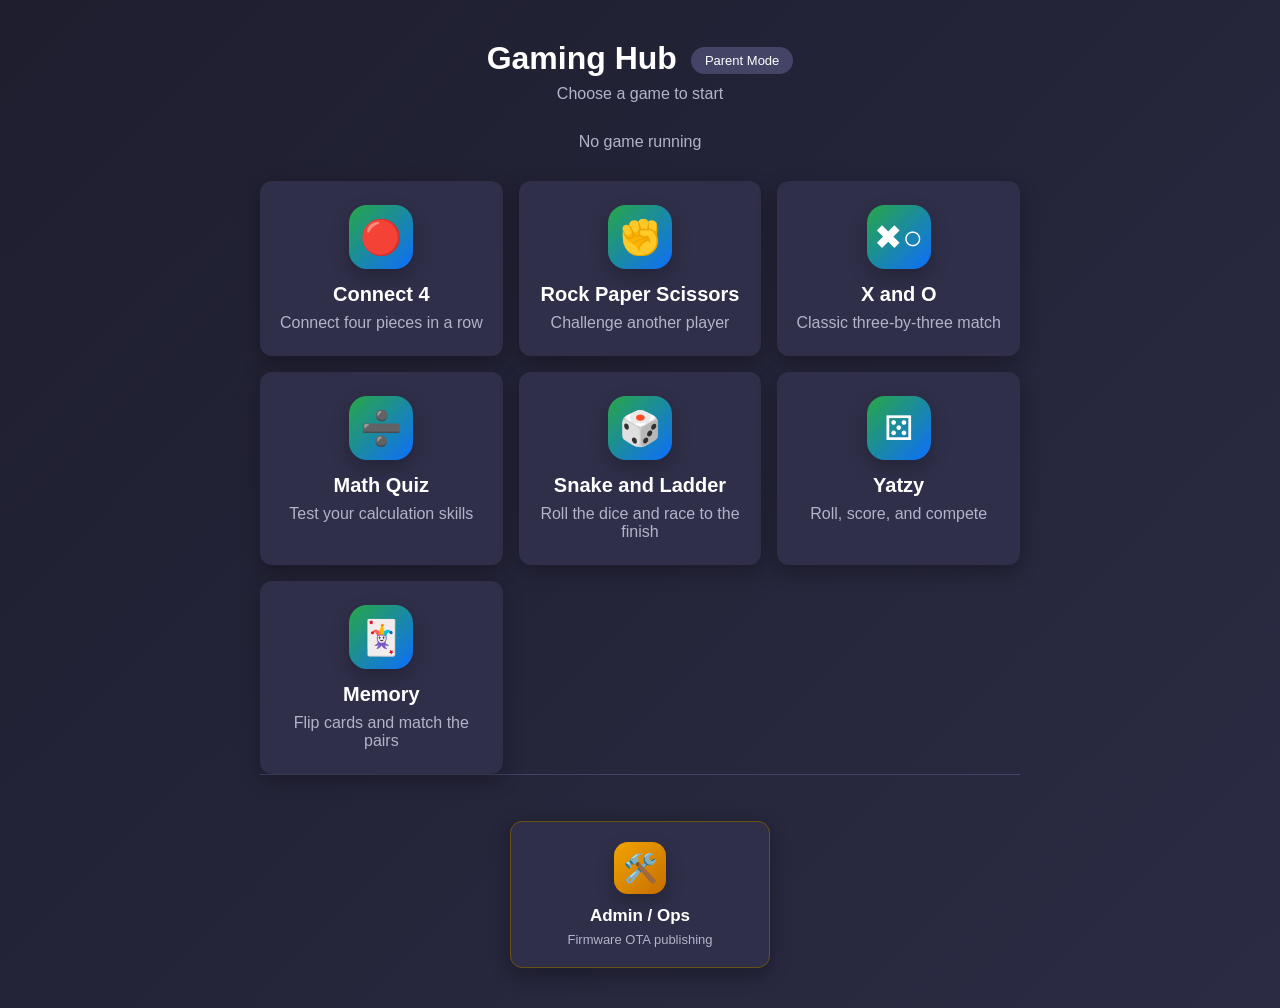
<file: index.html>
<!DOCTYPE html>
<html lang="en" dir="ltr">

<head>
    <meta charset="UTF-8">
    <meta name="viewport" content="width=device-width, initial-scale=1.0">
    <title>Gaming Hub</title>
    <style>
        * { box-sizing: border-box; }
        body {
            font-family: 'Segoe UI', Tahoma, Arial, sans-serif;
            background: linear-gradient(135deg, #1e1e2f, #2b2b44);
            color: white;
            min-height: 100vh;
            margin: 0;
            padding: 40px 15px;
            text-align: center;
        }
        h1 { margin: 0 0 8px; }
        .subtitle { color: #b3b3cc; margin: 0 0 30px; }
        .games {
            display: grid;
            grid-template-columns: repeat(auto-fit, minmax(220px, 1fr));
            gap: 16px;
            max-width: 760px;
            margin: 0 auto;
        }
        .game-card {
            display: block;
            padding: 24px 18px;
            background: #2f2f4a;
            color: white;
            text-decoration: none;
            border-radius: 12px;
            box-shadow: 0 6px 20px rgba(0, 0, 0, 0.3);
            transition: transform 0.15s, background 0.15s;
        }
        .game-icon {
            display: grid;
            place-items: center;
            width: 64px;
            height: 64px;
            margin: 0 auto 14px;
            border-radius: 18px;
            background: linear-gradient(135deg, #28a745, #0d6efd);
            font-size: 34px;
            box-shadow: 0 8px 18px rgba(0, 0, 0, 0.25);
        }
        .game-card:hover {
            transform: translateY(-3px);
            background: #3b3b5c;
        }
        .game-card h2 { margin: 0 0 8px; font-size: 20px; }
        .game-card p { color: #b3b3cc; margin: 0; }

        /* Admin / Ops section: visually separate from the game grid, amber accent */
        .ops {
            margin: 0 auto;
            max-width: 760px;
            padding-top: 28px;
            border-top: 1px solid #444466;
        }
        .ops-card {
            display: block;
            max-width: 260px;
            margin: 18px auto 0;
            padding: 20px 18px;
            background: #2f2f4a;
            color: white;
            text-decoration: none;
            border-radius: 12px;
            border: 1px solid #6b5210;
            box-shadow: 0 6px 20px rgba(0, 0, 0, 0.3);
            transition: transform 0.15s, background 0.15s;
        }
        .ops-icon {
            display: grid;
            place-items: center;
            width: 52px;
            height: 52px;
            margin: 0 auto 12px;
            border-radius: 14px;
            background: linear-gradient(135deg, #f0a500, #c76d00);
            font-size: 28px;
            box-shadow: 0 8px 18px rgba(0, 0, 0, 0.25);
        }
        .ops-card:hover {
            transform: translateY(-3px);
            background: #3b3b5c;
        }
        .ops-card h2 { margin: 0 0 6px; font-size: 17px; }
        .ops-card p { color: #b3b3cc; margin: 0; font-size: 13px; }
    </style>
</head>

<body>
    <h1>Gaming Hub</h1>
    <p class="subtitle">Choose a game to start</p>
    <p class="subtitle" id="hubGameStatus" title="status/main.txt">Checking status...</p>

    <main class="games">
        <a class="game-card" href="connect4.html">
            <div class="game-icon" aria-hidden="true">🔴</div>
            <h2>Connect 4</h2>
            <p>Connect four pieces in a row</p>
        </a>
        <a class="game-card" href="rps.html">
            <div class="game-icon" aria-hidden="true">✊</div>
            <h2>Rock Paper Scissors</h2>
            <p>Challenge another player</p>
        </a>
        <a class="game-card" href="xo.html">
            <div class="game-icon" aria-hidden="true">✖○</div>
            <h2>X and O</h2>
            <p>Classic three-by-three match</p>
        </a>
        <a class="game-card" href="mathquiz.html">
            <div class="game-icon" aria-hidden="true">➗</div>
            <h2>Math Quiz</h2>
            <p>Test your calculation skills</p>
        </a>
        <a class="game-card" href="snakeladder.html">
            <div class="game-icon" aria-hidden="true">🎲</div>
            <h2>Snake and Ladder</h2>
            <p>Roll the dice and race to the finish</p>
        </a>
        <a class="game-card" href="yatzy.html">
            <div class="game-icon" aria-hidden="true">⚄</div>
            <h2>Yatzy</h2>
            <p>Roll, score, and compete</p>
        </a>
        <a class="game-card" href="memory.html">
            <div class="game-icon" aria-hidden="true">🃏</div>
            <h2>Memory</h2>
            <p>Flip cards and match the pairs</p>
        </a>
    </main>

    <!-- Admin / Ops: separate from the games (amber accent), links to the OTA console -->
    <section class="ops">
        <a class="ops-card" href="ota.html">
            <div class="ops-icon" aria-hidden="true">&#128736;&#65039;</div>
            <h2>Admin / Ops</h2>
            <p>Firmware OTA publishing</p>
        </a>
    </section>

    <script src="hub_status.js"></script>
    <script src="parent_mode.js"></script>
</body>

</html>
</file>
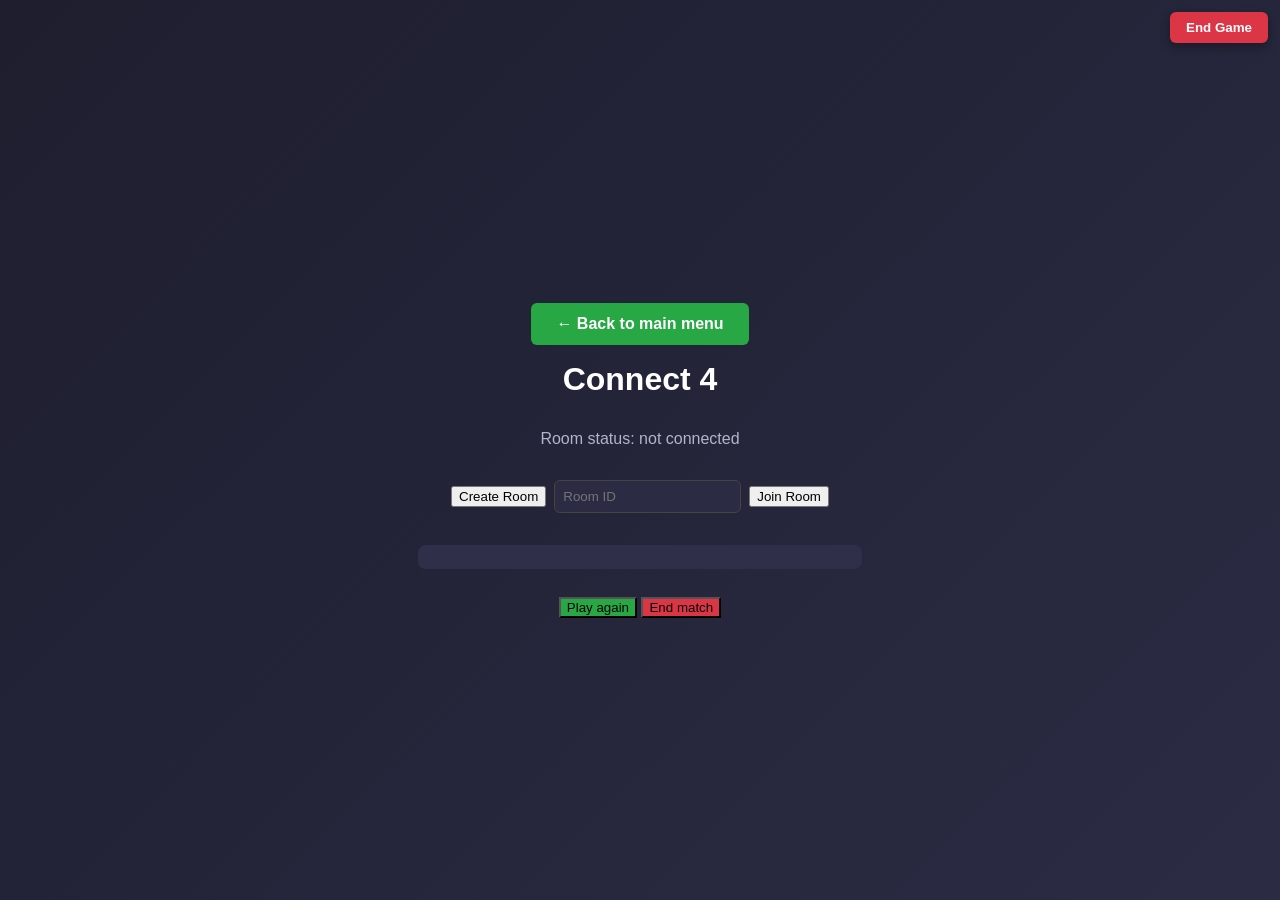
<file: connect4.html>
<!DOCTYPE html>
<html lang="en" dir="ltr">
<head>
<meta charset="UTF-8">
<meta name="viewport" content="width=device-width, initial-scale=1.0">
<title>Connect 4 - Available now</title>
<style>
    body {
        font-family: 'Segoe UI', Tahoma, Arial, sans-serif;
        background: linear-gradient(135deg, #1e1e2f, #2b2b44);
        color: white;
        min-height: 100vh;
        margin: 0;
        display: flex;
        flex-direction: column;
        align-items: center;
        justify-content: center;
        text-align: center;
        gap: 16px;
    }
    .icon { font-size: 64px; }
    h1 { margin: 0; }
    p { color: #b3b3cc; }
    a.back {
        margin-top: 20px;
        display: inline-block;
        padding: 12px 25px;
        background: #28a745;
        color: white;
        text-decoration: none;
        border-radius: 6px;
        font-weight: bold;
    }
    a.back:hover { opacity: 0.9; }
</style>
</head>
<body data-game="connect4">
    <a class="back" href="index.html">&#8592; Back to main menu</a>
    <h1>Connect 4</h1>
    <p id="statusText">Room status: not connected</p>

    <div style="display:flex;gap:8px;align-items:center;">
        <button id="createBtn" class="back">Create Room</button>
        <input id="roomInput" placeholder="Room ID" style="padding:8px;border-radius:6px;border:1px solid #444;background:#2b2b44;color:#fff;">
        <button id="joinBtn" class="back">Join Room</button>
    </div>

    <div id="boardContainer" style="margin-top:16px;">
        <div id="game-board" style="width:420px;display:grid;grid-template-columns:repeat(7,1fr);gap:6px;padding:12px;background:#2f2f4a;border-radius:8px;"></div>
    </div>

    <div style="margin-top:12px;">
        <button id="nextRound" class="back" style="background:#28a745;">Play again</button>
        <button id="endGame" class="back" style="background:#dc3545;">End match</button>
    </div>

    <!-- Parent Mode: when the limit is reached the game scripts below are not
         loaded at all, so no board is rendered and no room is created. -->
    <script src="parent_mode.js"></script>
    <script>
        if (!window.PARENT_MODE_LOCKED) {
            document.write('<script src="end_game_helper.js"><\/script>');
            document.write('<script src="connect4.js"><\/script>');
        }
    </script>
</body>
</html>
</file>
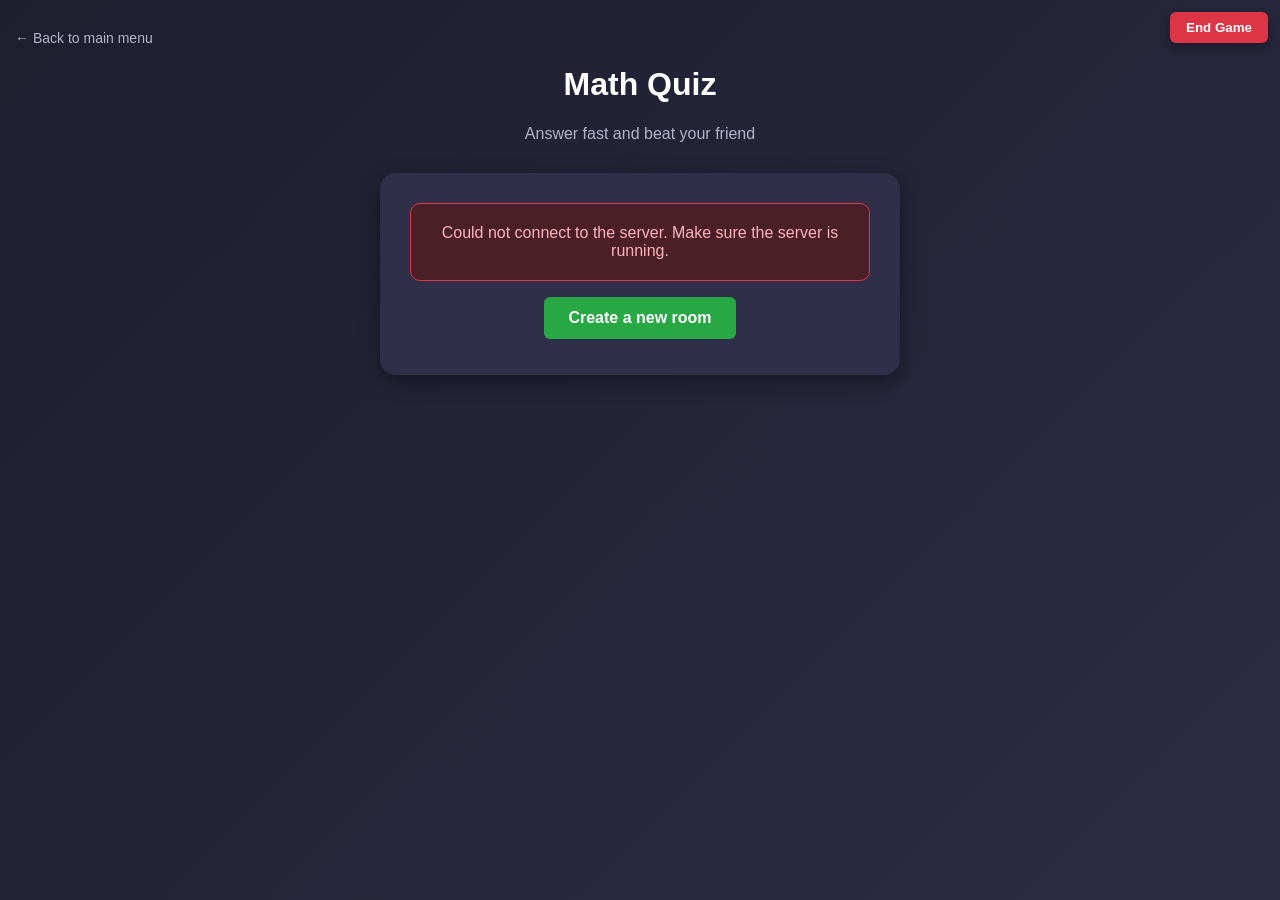
<file: mathquiz.html>
<!DOCTYPE html>
<html lang="en" dir="ltr">
<head>
<meta charset="UTF-8">
<meta name="viewport" content="width=device-width, initial-scale=1.0">
<title>Math Quiz - Gaming Hub</title>
<style>
    * { box-sizing: border-box; }
    body {
        font-family: 'Segoe UI', Tahoma, Arial, sans-serif;
        background: linear-gradient(135deg, #1e1e2f, #2b2b44);
        color: white;
        margin: 0;
        min-height: 100vh;
        display: flex;
        flex-direction: column;
        align-items: center;
        padding: 30px 15px;
    }
    a.back-link {
        align-self: flex-start;
        color: #b3b3cc;
        text-decoration: none;
        margin-bottom: 20px;
        font-size: 14px;
    }
    a.back-link:hover { color: white; }
    h1 { margin: 0 0 6px 0; }
    .subtitle { color: #b3b3cc; margin-bottom: 30px; }
    .panel {
        background: #2f2f4a;
        border-radius: 16px;
        padding: 30px;
        max-width: 520px;
        width: 100%;
        text-align: center;
        box-shadow: 0 6px 20px rgba(0,0,0,0.4);
    }
    .spinner {
        width: 46px; height: 46px;
        border: 5px solid #444466;
        border-top-color: #28a745;
        border-radius: 50%;
        margin: 20px auto;
        animation: spin 1s linear infinite;
    }
    @keyframes spin { to { transform: rotate(360deg); } }
    .link-box {
        display: flex;
        gap: 8px;
        margin-top: 20px;
        flex-wrap: wrap;
        justify-content: center;
    }
    .link-box input {
        flex: 1;
        min-width: 200px;
        padding: 10px 12px;
        border-radius: 6px;
        border: none;
        background: #1e1e2f;
        color: white;
        font-size: 13px;
    }
    .link-box button, .btn {
        padding: 12px 24px;
        border: none;
        border-radius: 6px;
        background: #28a745;
        color: white;
        font-weight: bold;
        cursor: pointer;
        text-decoration: none;
        display: inline-block;
        margin: 6px;
    }
    .link-box button { padding: 10px 18px; margin: 0; }
    .link-box button:hover, .btn:hover { opacity: 0.9; }
    .score-row {
        display: flex;
        justify-content: center;
        gap: 10px;
        margin-bottom: 20px;
        flex-wrap: wrap;
    }
    .score-pill, .role-tag {
        display: inline-block;
        background: #444466;
        padding: 6px 14px;
        border-radius: 20px;
        font-size: 13px;
    }
    .role-tag { margin-bottom: 18px; }
    .timer {
        width: 78px;
        height: 78px;
        margin: 0 auto 18px auto;
        border-radius: 50%;
        background: #1e1e2f;
        border: 4px solid #ffc107;
        display: flex;
        align-items: center;
        justify-content: center;
        font-size: 28px;
        font-weight: bold;
    }
    .question {
        font-size: 42px;
        font-weight: bold;
        margin: 12px 0 22px 0;
    }
    .choices {
        display: grid;
        grid-template-columns: repeat(3, 1fr);
        gap: 12px;
    }
    .choice-btn {
        min-height: 76px;
        background: #1e1e2f;
        border: 3px solid #444466;
        border-radius: 14px;
        color: white;
        font-size: 24px;
        font-weight: bold;
        cursor: pointer;
        transition: transform 0.15s, border-color 0.15s;
    }
    .choice-btn:hover:not(:disabled) {
        transform: translateY(-3px);
        border-color: #28a745;
    }
    .choice-btn:disabled {
        opacity: 0.55;
        cursor: not-allowed;
    }
    .choice-btn.selected {
        border-color: #ffc107;
        background: #4a3e1f;
    }
    .note {
        margin-top: 18px;
        color: #b3b3cc;
        font-size: 14px;
        min-height: 20px;
    }
    .result-msg {
        font-size: 24px;
        font-weight: bold;
        margin: 18px 0;
    }
    .result-msg.win { color: #28a745; }
    .result-msg.lose { color: #dc3545; }
    .result-msg.draw { color: #ffc107; }
    .error-box {
        background: #4a1f27;
        border: 1px solid #dc3545;
        border-radius: 10px;
        padding: 20px;
        color: #ffb3bd;
    }
    .hidden { display: none !important; }
    @media (max-width: 430px) {
        .choices { grid-template-columns: 1fr; }
    }
</style>
</head>
<body data-game="mathquiz">

    <a href="index.html" class="back-link">&#8592; Back to main menu</a>
    <h1>Math Quiz</h1>
    <p class="subtitle">Answer fast and beat your friend</p>

    <div class="panel">
        <div id="waitingScreen">
            <div class="spinner"></div>
            <div id="waitingText">Setting up the room...</div>
            <div id="shareBox" class="hidden">
                <p>Send this link to your friend so they can play with you:</p>
                <div class="link-box">
                    <input type="text" id="shareLink" readonly>
                    <button id="copyBtn">Copy</button>
                </div>
                <p class="note">Waiting for another player to join...</p>
            </div>
        </div>

        <div id="gameScreen" class="hidden">
            <div class="score-row">
                <span class="score-pill" id="p1Score">Player 1: 0</span>
                <span class="score-pill" id="p2Score">Player 2: 0</span>
            </div>
            <div class="role-tag" id="roleTag"></div>
            <div class="timer" id="timer">15</div>
            <div class="question" id="questionText">0 + 0</div>
            <div class="choices" id="choices"></div>
            <div class="note" id="answerNote"></div>
        </div>

        <div id="resultScreen" class="hidden">
            <div class="score-row">
                <span class="score-pill" id="resultP1Score">Player 1: 0</span>
                <span class="score-pill" id="resultP2Score">Player 2: 0</span>
            </div>
            <div class="role-tag" id="resultRoleTag"></div>
            <div class="question" id="resultQuestion">0 + 0</div>
            <div class="result-msg" id="resultMsg"></div>
            <div class="note" id="resultNote"></div>
            <div>
                <button class="btn" id="nextRoundBtn">Next question</button>
                <button class="btn" id="endMatchBtn" style="background:#6c757d; margin-left:8px;">End Match</button>
            </div>
        </div>

        <div id="errorScreen" class="hidden">
            <div class="error-box" id="errorText"></div>
            <a href="mathquiz.html" class="btn" style="margin-top:16px;">Create a new room</a>
        </div>
    </div>

    <!-- Parent Mode: when the limit is reached the game scripts below are not
         loaded at all, so no board is rendered and no room is created. -->
    <script src="parent_mode.js"></script>
    <script>
        if (!window.PARENT_MODE_LOCKED) {
            document.write('<script src="end_game_helper.js"><\/script>');
            document.write('<script src="mathquiz.js"><\/script>');
        }
    </script>
</body>
</html>
</file>
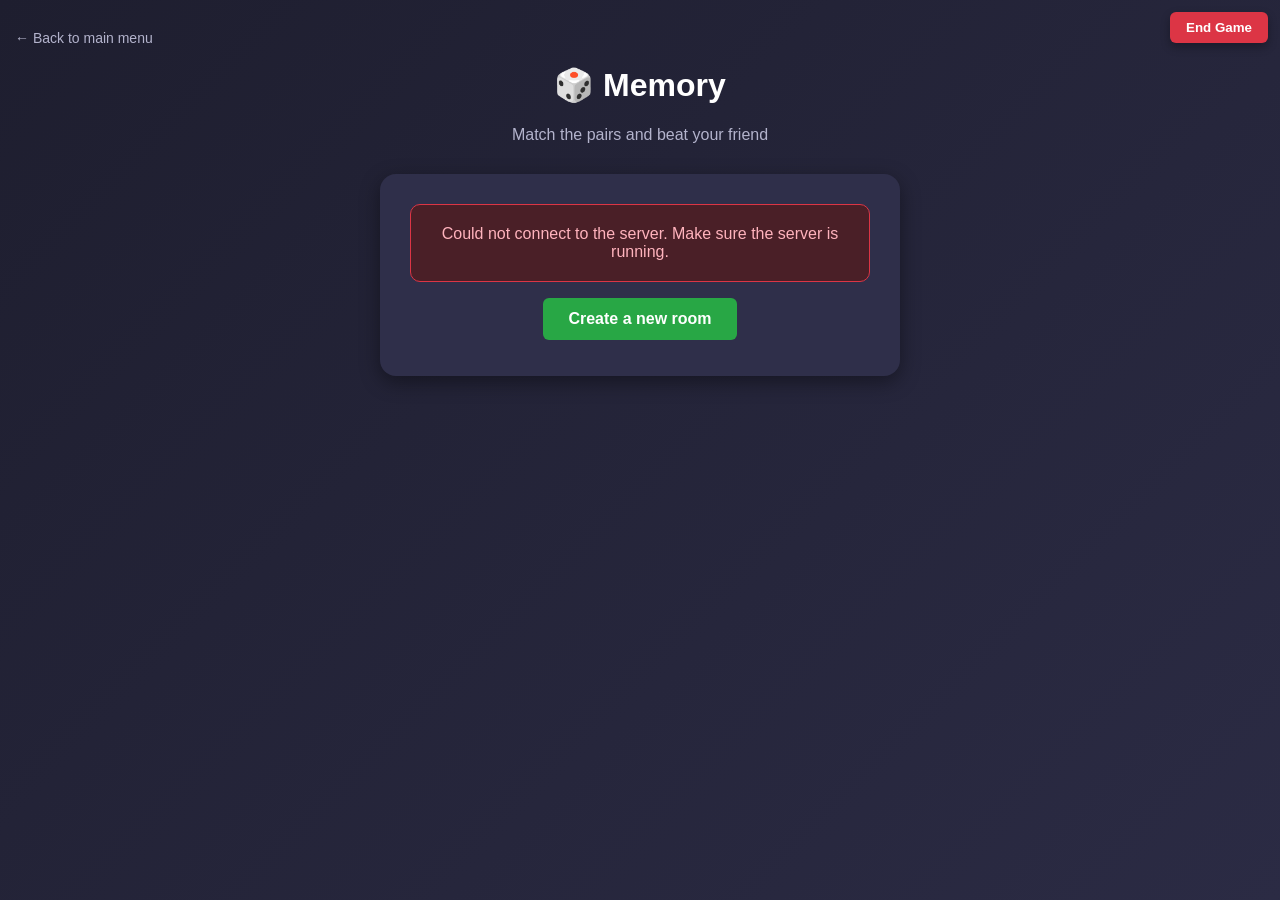
<file: memory.html>
<!DOCTYPE html>
<html lang="en" dir="ltr">
<head>
<meta charset="UTF-8">
<meta name="viewport" content="width=device-width, initial-scale=1.0">
<title>Memory - Gaming Hub</title>
<style>
    * { box-sizing: border-box; }
    body {
        font-family: 'Segoe UI', Tahoma, Arial, sans-serif;
        background: linear-gradient(135deg, #1e1e2f, #2b2b44);
        color: white;
        margin: 0;
        min-height: 100vh;
        display: flex;
        flex-direction: column;
        align-items: center;
        padding: 30px 15px;
    }
    a.back-link {
        align-self: flex-start;
        color: #b3b3cc;
        text-decoration: none;
        margin-bottom: 20px;
        font-size: 14px;
    }
    a.back-link:hover { color: white; }

    h1 { margin: 0 0 6px 0; }
    .subtitle { color: #b3b3cc; margin-bottom: 30px; }

    .panel {
        background: #2f2f4a;
        border-radius: 16px;
        padding: 30px;
        max-width: 520px;
        width: 100%;
        text-align: center;
        box-shadow: 0 6px 20px rgba(0,0,0,0.4);
    }

    .spinner {
        width: 46px; height: 46px;
        border: 5px solid #444466;
        border-top-color: #28a745;
        border-radius: 50%;
        margin: 20px auto;
        animation: spin 1s linear infinite;
    }
    @keyframes spin { to { transform: rotate(360deg); } }

    .link-box {
        display: flex;
        gap: 8px;
        margin-top: 20px;
        flex-wrap: wrap;
        justify-content: center;
    }
    .link-box input {
        flex: 1;
        min-width: 200px;
        padding: 10px 12px;
        border-radius: 6px;
        border: none;
        background: #1e1e2f;
        color: white;
        font-size: 13px;
    }
    .link-box button {
        padding: 10px 18px;
        border: none;
        border-radius: 6px;
        background: #28a745;
        color: white;
        font-weight: bold;
        cursor: pointer;
    }
    .link-box button:hover { opacity: 0.9; }

    .score-row {
        display: flex;
        justify-content: center;
        gap: 10px;
        margin-bottom: 20px;
        flex-wrap: wrap;
    }
    .score-pill, .role-tag {
        display: inline-block;
        background: #444466;
        padding: 6px 14px;
        border-radius: 20px;
        font-size: 13px;
    }
    .role-tag { margin-bottom: 14px; }

    .board {
        display: grid;
        grid-template-columns: repeat(4, 1fr);
        gap: 12px;
        width: min(100%, 380px);
        margin: 18px auto 16px auto;
        perspective: 900px;
    }

    /* 3D flip card */
    .memory-card {
        position: relative;
        aspect-ratio: 1;
        cursor: pointer;
        transform-style: preserve-3d;
        transition: transform 0.45s ease;
        border-radius: 14px;
        user-select: none;
        -webkit-tap-highlight-color: transparent;
    }
    .memory-card.flipped { transform: rotateY(180deg) scale(1); }

    /* Subtle scale/hover effect on the card back */
    .memory-card:not(.flipped):hover { transform: scale(1.06); }

    /* Soft glow on matched pairs */
    .memory-card.matched {
        box-shadow: 0 0 18px 5px rgba(40, 167, 69, 0.75);
        border-radius: 14px;
    }

    .card-inner {
        position: relative;
        width: 100%;
        height: 100%;
        transform-style: preserve-3d;
    }
    .card-face {
        position: absolute;
        inset: 0;
        backface-visibility: hidden;
        -webkit-backface-visibility: hidden;
        border-radius: 14px;
        display: flex;
        align-items: center;
        justify-content: center;
        font-size: clamp(34px, 10vw, 48px);
    }
    .card-back {
        background: linear-gradient(135deg, #28a745, #0d6efd);
        color: white;
        font-weight: bold;
        font-size: clamp(26px, 8vw, 36px);
    }
    .card-front {
        background: #1e1e2f;
        border: 3px solid #444466;
        transform: rotateY(180deg);
    }

    .turn-note { margin-top: 14px; color: #b3b3cc; }

    .btn {
        display: inline-block;
        padding: 12px 25px;
        margin: 6px;
        font-size: 16px;
        color: white;
        text-decoration: none;
        border-radius: 6px;
        font-weight: bold;
        border: none;
        cursor: pointer;
    }
    .btn-primary { background: #28a745; }
    .btn-primary:hover { opacity: 0.9; }

    .result-msg { font-size: 22px; font-weight: bold; margin: 10px 0 20px 0; }

    .error-box {
        background: #4a1f27;
        border: 1px solid #dc3545;
        border-radius: 10px;
        padding: 20px;
        color: #ffb3bd;
    }

    .hidden { display: none !important; }
</style>
</head>
<body data-game="memory">

    <a href="index.html" class="back-link">&#8592; Back to main menu</a>
    <h1>&#127922; Memory</h1>
    <p class="subtitle">Match the pairs and beat your friend</p>

    <div class="panel">

        <!-- Waiting screen -->
        <div id="waitingScreen">
            <div class="spinner"></div>
            <div id="waitingText">Setting up the room...</div>
            <div id="shareBox" class="hidden">
                <p>Send this link to your friend so they can play with you:</p>
                <div class="link-box">
                    <input type="text" id="shareLink" readonly>
                    <button id="copyBtn">Copy</button>
                </div>
                <p class="turn-note">Waiting for another player to join...</p>
            </div>
        </div>

        <!-- Game screen -->
        <div id="gameScreen" class="hidden">
            <div class="score-row">
                <span class="score-pill" id="p1Score">Player 1: 0 pairs</span>
                <span class="score-pill" id="p2Score">Player 2: 0 pairs</span>
            </div>
            <div class="role-tag" id="roleTag"></div>
            <div id="turnPrompt">Waiting for the board...</div>
            <div class="board" id="memoryBoard"></div>
        </div>

        <!-- Result screen -->
        <div id="resultScreen" class="hidden">
            <div class="result-msg" id="resultMsg"></div>
            <div class="score-row" id="resultScore"></div>
            <div>
                <button class="btn btn-primary" id="nextRoundBtn">Play again</button>
                <button class="btn" id="endMatchBtn" style="background:#6c757d; margin-left:8px;">End Match</button>
            </div>
        </div>

        <!-- Error / ended screen -->
        <div id="errorScreen" class="hidden">
            <div class="error-box" id="errorText"></div>
            <a href="memory.html" class="btn btn-primary" style="margin-top:16px;">Create a new room</a>
        </div>

    </div>

    <!-- Parent Mode: when the limit is reached the game scripts below are not
         loaded at all, so no board is rendered and no room is created. -->
    <script src="parent_mode.js"></script>
    <script>
        if (!window.PARENT_MODE_LOCKED) {
            document.write('<script src="end_game_helper.js"><\/script>');
            document.write('<script src="memory.js"><\/script>');
        }
    </script>
</body>
</html>
</file>
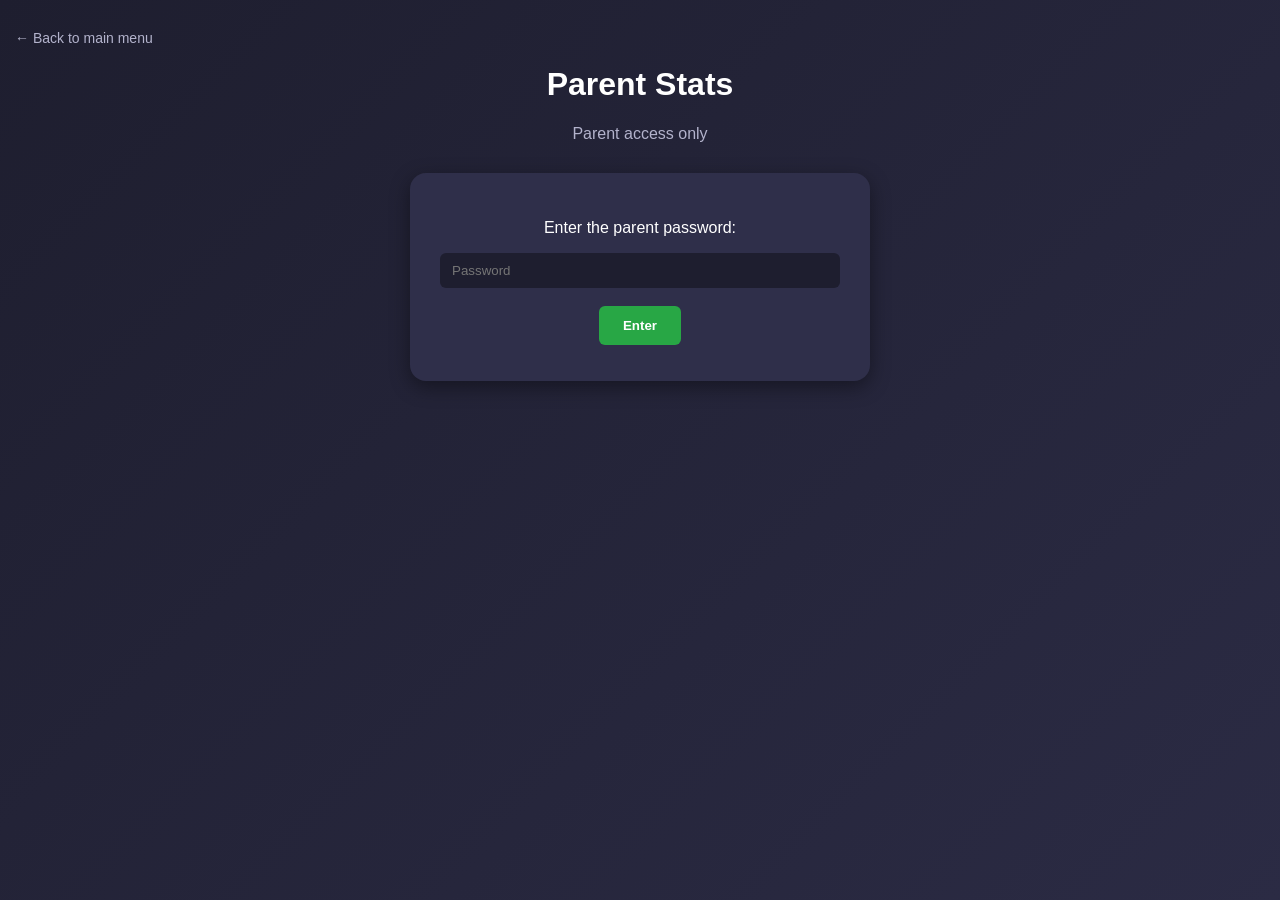
<file: parent_stats.html>
<!DOCTYPE html>
<html lang="en" dir="ltr">
<head>
<meta charset="UTF-8">
<meta name="viewport" content="width=device-width, initial-scale=1.0">
<title>Parent Stats - Gaming Hub</title>
<style>
    * { box-sizing: border-box; }
    body {
        font-family: 'Segoe UI', Tahoma, Arial, sans-serif;
        background: linear-gradient(135deg, #1e1e2f, #2b2b44);
        color: white;
        margin: 0;
        min-height: 100vh;
        display: flex;
        flex-direction: column;
        align-items: center;
        padding: 30px 15px;
    }
    a.back-link {
        align-self: flex-start;
        color: #b3b3cc;
        text-decoration: none;
        margin-bottom: 20px;
        font-size: 14px;
    }
    a.back-link:hover { color: white; }
    h1 { margin: 0 0 6px 0; }
    .subtitle { color: #b3b3cc; margin-bottom: 30px; }
    .panel {
        background: #2f2f4a;
        border-radius: 16px;
        padding: 30px;
        max-width: 460px;
        width: 100%;
        text-align: center;
        box-shadow: 0 6px 20px rgba(0,0,0,0.4);
    }
    input[type="password"] {
        width: 100%;
        padding: 10px 12px;
        border-radius: 6px;
        border: none;
        background: #1e1e2f;
        color: white;
        margin-bottom: 12px;
    }
    .btn {
        padding: 12px 24px;
        border: none;
        border-radius: 6px;
        background: #28a745;
        color: white;
        font-weight: bold;
        cursor: pointer;
        text-decoration: none;
        display: inline-block;
        margin: 6px;
    }
    .btn:hover { opacity: 0.9; }
    .btn.gray { background: #6c757d; }
    .error-box {
        background: #4a1f27;
        border: 1px solid #dc3545;
        border-radius: 10px;
        padding: 20px;
        color: #ffb3bd;
        margin-top: 12px;
    }
    .stats-grid {
        display: grid;
        grid-template-columns: 1fr 1fr;
        gap: 12px;
        margin-top: 16px;
        text-align: left;
    }
    .stat-item {
        background: #25253b;
        border: 2px solid #444466;
        border-radius: 12px;
        padding: 12px;
    }
    .stat-label { color: #b3b3cc; font-size: 12px; margin-bottom: 4px; }
    .stat-value { font-size: 20px; font-weight: bold; }
    .dead-list { margin-top: 16px; text-align: left; }
    .dead-list ul { margin: 8px 0 0 0; padding-left: 20px; }
    .dead-list li { margin-bottom: 4px; color: #ffb3bd; }
    .hidden { display: none !important; }
</style>
</head>
<body>

    <a href="index.html" class="back-link">&#8592; Back to main menu</a>
    <h1>Parent Stats</h1>
    <p class="subtitle">Parent access only</p>

    <div class="panel" id="loginPanel">
        <p>Enter the parent password:</p>
        <input type="password" id="passwordInput" placeholder="Password">
        <div class="error-box hidden" id="loginError"></div>
        <button class="btn" id="loginBtn">Enter</button>
    </div>

    <div class="panel hidden" id="statsPanel">
        <div class="stats-grid">
            <div class="stat-item">
                <div class="stat-label">Limit type</div>
                <div class="stat-value" id="statLimitType">-</div>
            </div>
            <div class="stat-item">
                <div class="stat-label">Limit value</div>
                <div class="stat-value" id="statLimitValue">-</div>
            </div>
            <div class="stat-item">
                <div class="stat-label">Games remaining</div>
                <div class="stat-value" id="statGamesRemaining">-</div>
            </div>
            <div class="stat-item">
                <div class="stat-label">Days remaining</div>
                <div class="stat-value" id="statDaysRemaining">-</div>
            </div>
            <div class="stat-item" style="grid-column: 1 / -1;">
                <div class="stat-label">Date the limit was set</div>
                <div class="stat-value" id="statSetDate" style="font-size:16px;">-</div>
            </div>
        </div>
        <div class="dead-list">
            <div class="stat-label">Games marked dead due to the limit</div>
            <div id="deadGames">-</div>
        </div>
        <button class="btn gray" id="refreshBtn">Refresh</button>
    </div>

    <script src="parent_stats.js"></script>
</body>
</html>
</file>
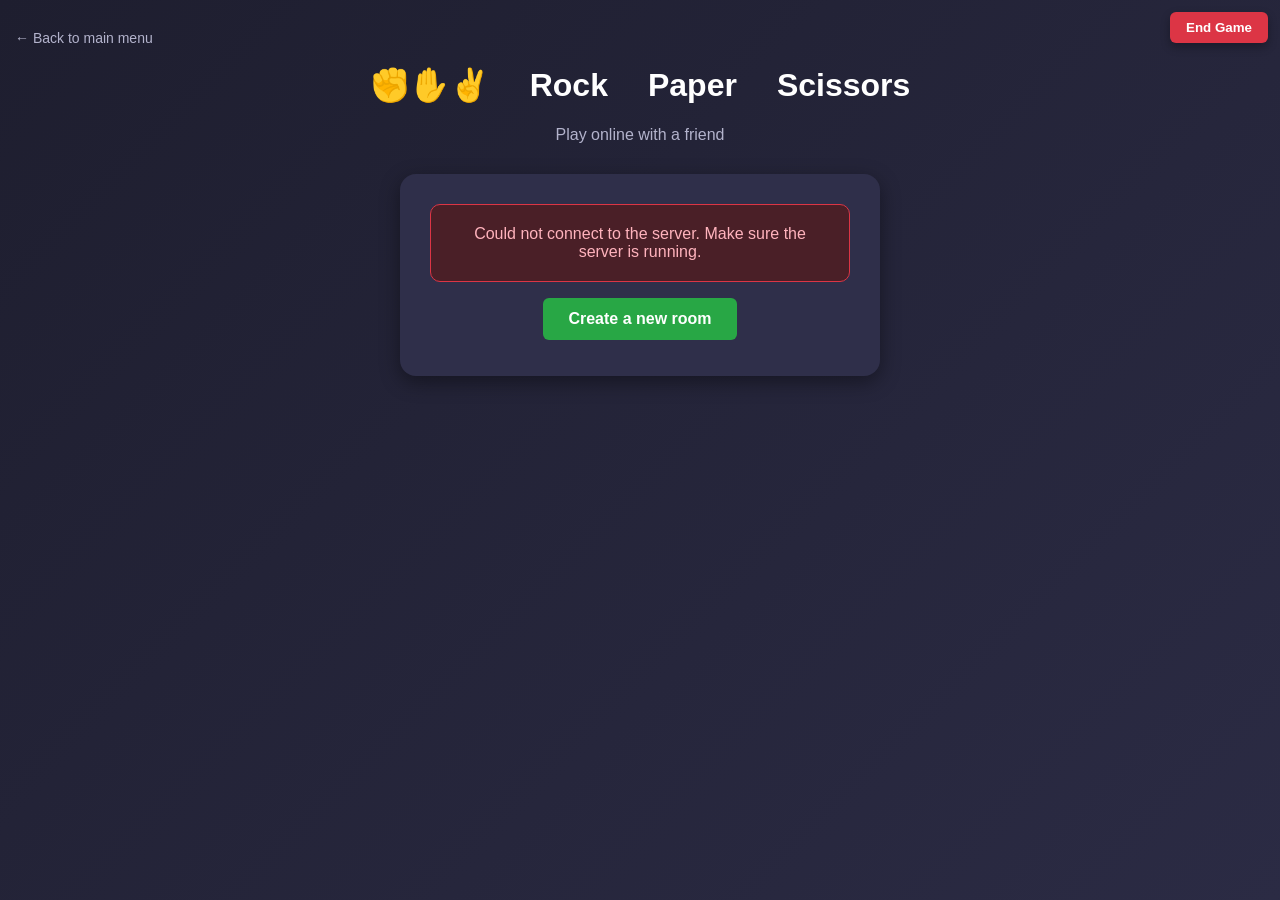
<file: rps.html>
<!DOCTYPE html>
<html lang="en" dir="ltr">
<head>
<meta charset="UTF-8">
<meta name="viewport" content="width=device-width, initial-scale=1.0">
<title>Rock Paper Scissors - Gaming Hub</title>
<style>
    * { box-sizing: border-box; }
    body {
        font-family: 'Segoe UI', Tahoma, Arial, sans-serif;
        background: linear-gradient(135deg, #1e1e2f, #2b2b44);
        color: white;
        margin: 0;
        min-height: 100vh;
        display: flex;
        flex-direction: column;
        align-items: center;
        padding: 30px 15px;
    }
    a.back-link {
        align-self: flex-start;
        color: #b3b3cc;
        text-decoration: none;
        margin-bottom: 20px;
        font-size: 14px;
    }
    a.back-link:hover { color: white; }

    h1 {
        margin: 0 0 6px 0;
        font-family: "Segoe UI Emoji", "Apple Color Emoji", "Noto Color Emoji", sans-serif;
    }
    .subtitle { color: #b3b3cc; margin-bottom: 30px; }

    .panel {
        background: #2f2f4a;
        border-radius: 16px;
        padding: 30px;
        max-width: 480px;
        width: 100%;
        text-align: center;
        box-shadow: 0 6px 20px rgba(0,0,0,0.4);
    }

    /* ---- Waiting screen ---- */
    .spinner {
        width: 46px; height: 46px;
        border: 5px solid #444466;
        border-top-color: #28a745;
        border-radius: 50%;
        margin: 20px auto;
        animation: spin 1s linear infinite;
    }
    @keyframes spin { to { transform: rotate(360deg); } }

    .link-box {
        display: flex;
        gap: 8px;
        margin-top: 20px;
        flex-wrap: wrap;
        justify-content: center;
    }
    .link-box input {
        flex: 1;
        min-width: 200px;
        padding: 10px 12px;
        border-radius: 6px;
        border: none;
        background: #1e1e2f;
        color: white;
        font-size: 13px;
    }
    .link-box button {
        padding: 10px 18px;
        border: none;
        border-radius: 6px;
        background: #28a745;
        color: white;
        font-weight: bold;
        cursor: pointer;
    }
    .link-box button:hover { opacity: 0.9; }

    /* ---- Game screen ---- */
    .role-tag {
        display: inline-block;
        background: #444466;
        padding: 4px 14px;
        border-radius: 20px;
        font-size: 13px;
        margin-bottom: 20px;
    }
    .choices {
        display: flex;
        justify-content: center;
        gap: 18px;
        margin-top: 10px;
        flex-wrap: wrap;
    }
    .choice-btn {
        background: #1e1e2f;
        border: 3px solid #444466;
        border-radius: 14px;
        width: 100px;
        height: 100px;
        font-size: 42px;
        font-family: "Segoe UI Emoji", "Apple Color Emoji", "Noto Color Emoji", sans-serif;
        color: white;
        cursor: pointer;
        transition: transform 0.15s, border-color 0.15s;
        display: flex;
        align-items: center;
        justify-content: center;
    }
    .choice-btn:hover:not(:disabled) {
        transform: translateY(-4px);
        border-color: #28a745;
    }
    .choice-btn:disabled {
        opacity: 0.4;
        cursor: not-allowed;
    }
    .choice-btn.selected {
        border-color: #28a745;
        background: #23412e;
    }

    .waiting-note {
        margin-top: 20px;
        color: #b3b3cc;
        font-size: 14px;
    }

    /* ---- Result screen ---- */
    .result-row {
        display: flex;
        justify-content: center;
        align-items: center;
        gap: 30px;
        margin: 25px 0;
    }
    .result-item { text-align: center; }
    .result-emoji {
        font-size: 56px;
        font-family: "Segoe UI Emoji", "Apple Color Emoji", "Noto Color Emoji", sans-serif;
    }
    .result-label { color: #b3b3cc; font-size: 13px; margin-top: 6px; }
    .vs { font-size: 20px; color: #7777aa; }

    .result-msg {
        font-size: 22px;
        font-weight: bold;
        margin: 10px 0 20px 0;
    }
    .result-msg.win  { color: #28a745; }
    .result-msg.lose { color: #dc3545; }
    .result-msg.draw { color: #ffc107; }

    .btn {
        display: inline-block;
        padding: 12px 25px;
        margin: 6px;
        font-size: 16px;
        color: white;
        text-decoration: none;
        border-radius: 6px;
        font-weight: bold;
        border: none;
        cursor: pointer;
    }
    .btn-primary { background: #28a745; }
    .btn-primary:hover { opacity: 0.9; }

    .error-box {
        background: #4a1f27;
        border: 1px solid #dc3545;
        border-radius: 10px;
        padding: 20px;
        color: #ffb3bd;
    }

    .hidden { display: none !important; }
</style>
</head>
<body data-game="rps">

    <a href="index.html" class="back-link">&#8592; Back to main menu</a>
    <h1>&#9994;&#9995;&#9996; Rock Paper Scissors</h1>
    <p class="subtitle">Play online with a friend</p>

    <div class="panel">

        <!-- Waiting screen -->
        <div id="waitingScreen">
            <div class="spinner"></div>
            <div id="waitingText">Setting up the room...</div>
            <div id="shareBox" class="hidden">
                <p>Send this link to your friend so they can play with you:</p>
                <div class="link-box">
                    <input type="text" id="shareLink" readonly>
                    <button id="copyBtn">Copy</button>
                </div>
                <p class="waiting-note">Waiting for another player to join...</p>
            </div>
        </div>

        <!-- Game screen -->
        <div id="gameScreen" class="hidden">
            <div class="role-tag" id="roleTag"></div>
            <div id="pickPrompt">Pick rock, paper, or scissors:</div>
            <div class="choices">
                <button class="choice-btn" data-choice="rock">&#9994;</button>
                <button class="choice-btn" data-choice="paper">&#9995;</button>
                <button class="choice-btn" data-choice="scissors">&#9996;</button>
            </div>
            <div id="movedNote" class="waiting-note hidden">You've made your choice. Waiting for your opponent...</div>
        </div>

        <!-- Result screen -->
        <div id="resultScreen" class="hidden">
            <div class="result-row">
                <div class="result-item">
                    <div class="result-emoji" id="myEmoji"></div>
                    <div class="result-label">You</div>
                </div>
                <div class="vs">VS</div>
                <div class="result-item">
                    <div class="result-emoji" id="oppEmoji"></div>
                    <div class="result-label">Opponent</div>
                </div>
            </div>
            <div class="result-msg" id="resultMsg"></div>
            <div>
                <button class="btn btn-primary" id="nextRoundBtn">Next round &#128260;</button>
                <button class="btn" id="endMatchBtn" style="background:#6c757d; margin-left:8px;">End Match</button>
            </div>
        </div>

        <!-- Error screen -->
        <div id="errorScreen" class="hidden">
            <div class="error-box" id="errorText"></div>
            <a href="rps.html" class="btn btn-primary" style="margin-top:16px;">Create a new room</a>
        </div>

    </div>

    <!-- Parent Mode: when the limit is reached the game scripts below are not
         loaded at all, so no board is rendered and no room is created. -->
    <script src="parent_mode.js"></script>
    <script>
        if (!window.PARENT_MODE_LOCKED) {
            document.write('<script src="end_game_helper.js"><\/script>');
            document.write('<script src="rps.js"><\/script>');
        }
    </script>
</body>
</html>
</file>
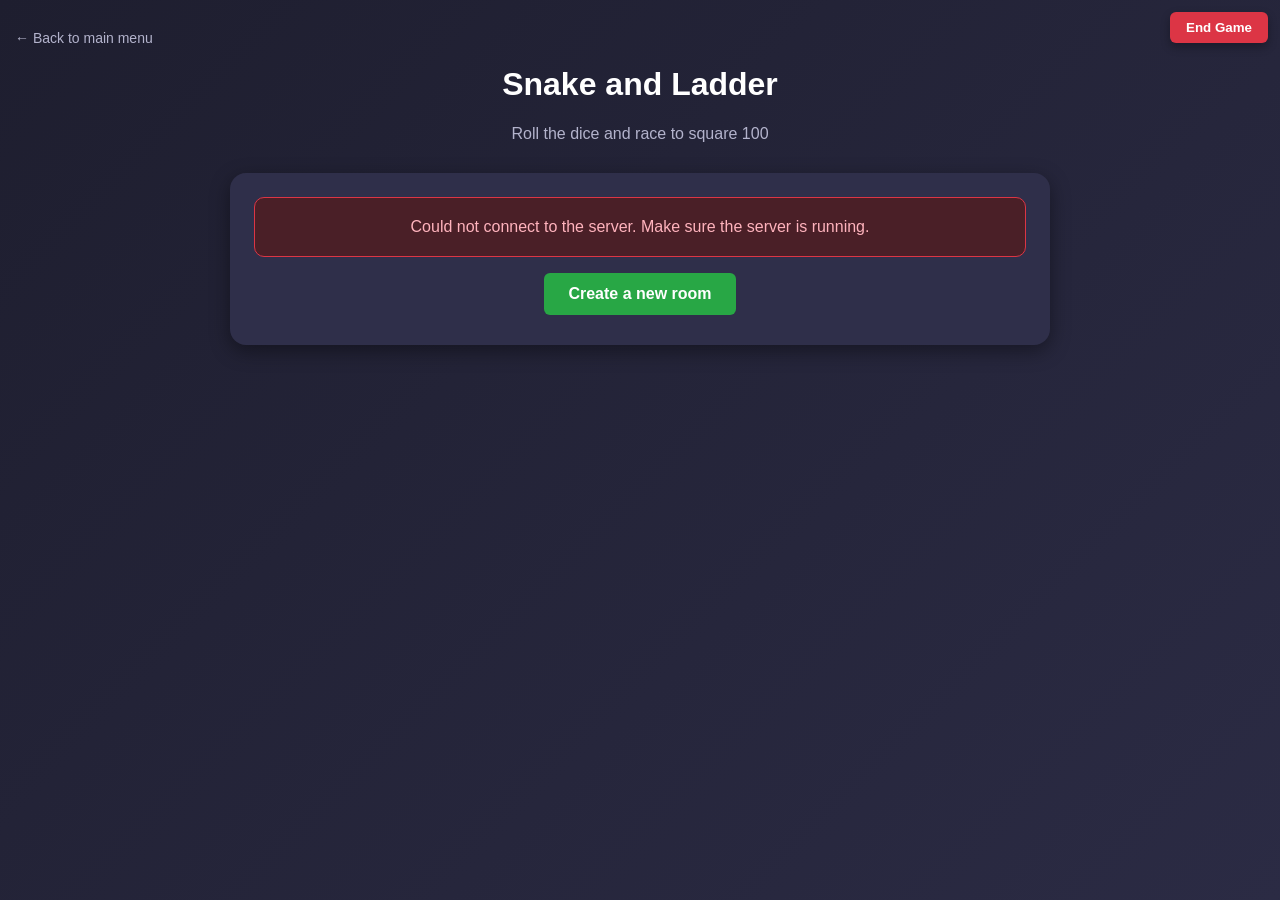
<file: snakeladder.html>
<!DOCTYPE html>
<html lang="en" dir="ltr">
<head>
<meta charset="UTF-8">
<meta name="viewport" content="width=device-width, initial-scale=1.0">
<title>Snake and Ladder - Gaming Hub</title>
<style>
    * { box-sizing: border-box; }
    body {
        font-family: 'Segoe UI', Tahoma, Arial, sans-serif;
        background: linear-gradient(135deg, #1e1e2f, #2b2b44);
        color: white;
        margin: 0;
        min-height: 100vh;
        display: flex;
        flex-direction: column;
        align-items: center;
        padding: 30px 15px;
    }
    a.back-link {
        align-self: flex-start;
        color: #b3b3cc;
        text-decoration: none;
        margin-bottom: 20px;
        font-size: 14px;
    }
    a.back-link:hover { color: white; }
    h1 { margin: 0 0 6px 0; }
    .subtitle { color: #b3b3cc; margin-bottom: 30px; }
    .panel {
        background: #2f2f4a;
        border-radius: 16px;
        padding: 24px;
        max-width: 820px;
        width: 100%;
        text-align: center;
        box-shadow: 0 6px 20px rgba(0,0,0,0.4);
    }
    .spinner {
        width: 46px; height: 46px;
        border: 5px solid #444466;
        border-top-color: #28a745;
        border-radius: 50%;
        margin: 20px auto;
        animation: spin 1s linear infinite;
    }
    @keyframes spin { to { transform: rotate(360deg); } }
    .link-box {
        display: flex;
        gap: 8px;
        margin-top: 20px;
        flex-wrap: wrap;
        justify-content: center;
    }
    .link-box input {
        flex: 1;
        min-width: 200px;
        padding: 10px 12px;
        border-radius: 6px;
        border: none;
        background: #1e1e2f;
        color: white;
        font-size: 13px;
    }
    .link-box button, .btn {
        padding: 12px 24px;
        border: none;
        border-radius: 6px;
        background: #28a745;
        color: white;
        font-weight: bold;
        cursor: pointer;
        text-decoration: none;
        display: inline-block;
        margin: 6px;
        transition: transform 0.15s, opacity 0.15s, background 0.15s;
    }
    .link-box button { padding: 10px 18px; margin: 0; }
    .link-box button:hover, .btn:hover:not(:disabled) {
        opacity: 0.92;
        transform: translateY(-1px);
    }
    .btn:disabled {
        background: #555577;
        color: #aaaac6;
        cursor: not-allowed;
        transform: none;
    }
    .player-row {
        display: grid;
        grid-template-columns: 1fr 1fr;
        gap: 12px;
        margin-bottom: 16px;
    }
    .player-card {
        background: #25253b;
        border: 2px solid #444466;
        border-radius: 12px;
        padding: 12px;
        text-align: left;
        transition: border-color 0.2s, box-shadow 0.2s, background 0.2s;
    }
    .player-card.p1 { border-left: 6px solid #ff4d5f; }
    .player-card.p2 { border-left: 6px solid #3d8bff; }
    .player-card.active {
        background: #303052;
        border-color: #28a745;
        box-shadow: 0 0 0 3px rgba(40,167,69,0.22), 0 0 18px rgba(40,167,69,0.22);
    }
    .player-title {
        display: flex;
        align-items: center;
        justify-content: space-between;
        gap: 8px;
        font-weight: bold;
        margin-bottom: 8px;
    }
    .badge {
        border-radius: 999px;
        padding: 3px 10px;
        background: #444466;
        color: #d7d7ea;
        font-size: 12px;
        white-space: nowrap;
    }
    .player-card.active .badge {
        background: #28a745;
        color: white;
    }
    .score-text {
        color: #b3b3cc;
        font-size: 13px;
    }
    .role-tag {
        display: inline-block;
        background: #444466;
        padding: 6px 14px;
        border-radius: 20px;
        font-size: 13px;
        margin-bottom: 12px;
    }
    .turn-note {
        color: #b3b3cc;
        min-height: 22px;
        margin: 10px 0;
    }
    .controls {
        display: flex;
        align-items: center;
        justify-content: center;
        gap: 16px;
        flex-wrap: wrap;
        margin-bottom: 14px;
    }
    .dice {
        width: 78px;
        height: 78px;
        border-radius: 16px;
        background: #f8f3df;
        border: 3px solid #ffc107;
        display: grid;
        grid-template-columns: repeat(3, 1fr);
        grid-template-rows: repeat(3, 1fr);
        padding: 10px;
        box-shadow: 0 8px 20px rgba(0,0,0,0.3);
    }
    .dice.shake { animation: diceShake 0.45s ease-in-out; }
    @keyframes diceShake {
        0%, 100% { transform: rotate(0deg) translateX(0); }
        20% { transform: rotate(-8deg) translateX(-4px); }
        40% { transform: rotate(8deg) translateX(4px); }
        60% { transform: rotate(-5deg) translateX(-2px); }
        80% { transform: rotate(5deg) translateX(2px); }
    }
    .pip {
        width: 11px;
        height: 11px;
        background: #1e1e2f;
        border-radius: 50%;
        align-self: center;
        justify-self: center;
        opacity: 0;
    }
    .pip.on { opacity: 1; }
    .toast {
        min-height: 24px;
        color: #ffc107;
        font-weight: bold;
    }
    .board-stage {
        position: relative;
        width: min(100%, 640px);
        aspect-ratio: 1;
        margin: 18px auto 0 auto;
        background: #1e1e2f;
        padding: 8px;
        border-radius: 14px;
        border: 2px solid #444466;
        box-shadow: inset 0 0 0 1px rgba(255,255,255,0.04);
    }
    .board-grid {
        position: absolute;
        inset: 8px;
        display: grid;
        grid-template-columns: repeat(10, 1fr);
        grid-template-rows: repeat(10, 1fr);
        gap: 2px;
    }
    .square {
        border-radius: 5px;
        background: #37375a;
        color: #e7e7f6;
        padding: 4px;
        font-size: 11px;
        text-align: left;
        position: relative;
    }
    .square.alt { background: #2f2f4d; }
    .square.start-feature {
        box-shadow: inset 0 0 0 2px rgba(255,255,255,0.18);
    }
    .feature-layer {
        position: absolute;
        inset: 8px;
        width: calc(100% - 16px);
        height: calc(100% - 16px);
        pointer-events: none;
        overflow: visible;
    }
    .token-layer {
        position: absolute;
        inset: 8px;
        pointer-events: none;
    }
    .token {
        position: absolute;
        width: clamp(17px, 4.2vw, 28px);
        height: clamp(17px, 4.2vw, 28px);
        border-radius: 50%;
        border: 3px solid white;
        transform: translate(-50%, -50%);
        transition: left 240ms ease, top 240ms ease, transform 180ms ease;
        z-index: 5;
        box-shadow: 0 4px 12px rgba(0,0,0,0.35);
    }
    .token.p1 { background: #ff4d5f; }
    .token.p2 { background: #3d8bff; }
    .token.jump {
        transition: left 520ms cubic-bezier(0.18, 0.9, 0.28, 1.1), top 520ms cubic-bezier(0.18, 0.9, 0.28, 1.1), transform 260ms ease;
        transform: translate(-50%, -50%) scale(1.22);
    }
    .home-pad {
        color: #b3b3cc;
        font-size: 13px;
        margin-top: 10px;
    }
    .result-msg {
        font-size: 24px;
        font-weight: bold;
        margin: 18px 0;
    }
    .result-msg.win { color: #28a745; }
    .result-msg.lose { color: #dc3545; }
    .error-box {
        background: #4a1f27;
        border: 1px solid #dc3545;
        border-radius: 10px;
        padding: 20px;
        color: #ffb3bd;
    }
    .hidden { display: none !important; }
    @media (max-width: 560px) {
        .panel { padding: 16px; }
        .player-row { grid-template-columns: 1fr; }
        .square { font-size: 9px; padding: 2px; border-radius: 3px; }
        .dice { width: 64px; height: 64px; padding: 8px; }
        .pip { width: 8px; height: 8px; }
    }
</style>
</head>
<body data-game="snakeladder">

    <a href="index.html" class="back-link">&#8592; Back to main menu</a>
    <h1>Snake and Ladder</h1>
    <p class="subtitle">Roll the dice and race to square 100</p>

    <div class="panel">
        <div id="waitingScreen">
            <div class="spinner"></div>
            <div id="waitingText">Setting up the room...</div>
            <div id="shareBox" class="hidden">
                <p>Send this link to your friend so they can play with you:</p>
                <div class="link-box">
                    <input type="text" id="shareLink" readonly>
                    <button id="copyBtn">Copy</button>
                </div>
                <p class="turn-note">Waiting for another player to join...</p>
            </div>
        </div>

        <div id="gameScreen" class="hidden">
            <div class="role-tag" id="roleTag"></div>
            <div class="player-row">
                <div class="player-card p1" id="p1Card">
                    <div class="player-title"><span>Player 1</span><span class="badge" id="p1Badge">Waiting</span></div>
                    <div class="score-text" id="p1Score">Wins: 0 | Position: 0</div>
                </div>
                <div class="player-card p2" id="p2Card">
                    <div class="player-title"><span>Player 2</span><span class="badge" id="p2Badge">Waiting</span></div>
                    <div class="score-text" id="p2Score">Wins: 0 | Position: 0</div>
                </div>
            </div>
            <div class="turn-note" id="turnNote"></div>
            <div class="controls">
                <div class="dice" id="diceValue" aria-label="Dice"></div>
                <button class="btn" id="rollBtn">Roll dice</button>
            </div>
            <div class="toast" id="toast"></div>
            <div class="board-stage">
                <div class="board-grid" id="board"></div>
                <svg class="feature-layer" id="featureLayer" viewBox="0 0 100 100" preserveAspectRatio="none"></svg>
                <div class="token-layer" id="tokenLayer">
                    <span class="token p1" id="tokenP1"></span>
                    <span class="token p2" id="tokenP2"></span>
                </div>
            </div>
            <div class="home-pad">Tokens start at 0 before square 1.</div>
        </div>

        <div id="resultScreen" class="hidden">
            <div class="player-row">
                <div class="player-card p1" id="resultP1Card">
                    <div class="player-title"><span>Player 1</span><span class="badge" id="resultP1Badge">Finished</span></div>
                    <div class="score-text" id="resultP1Score">Wins: 0 | Position: 0</div>
                </div>
                <div class="player-card p2" id="resultP2Card">
                    <div class="player-title"><span>Player 2</span><span class="badge" id="resultP2Badge">Finished</span></div>
                    <div class="score-text" id="resultP2Score">Wins: 0 | Position: 0</div>
                </div>
            </div>
            <div class="result-msg" id="resultMsg"></div>
            <div>
                <button class="btn" id="nextRoundBtn">Play again</button>
                <button class="btn" id="endMatchBtn" style="background:#6c757d; margin-left:8px;">End Match</button>
            </div>
        </div>

        <div id="errorScreen" class="hidden">
            <div class="error-box" id="errorText"></div>
            <a href="snakeladder.html" class="btn" style="margin-top:16px;">Create a new room</a>
        </div>
    </div>

    <!-- Parent Mode: when the limit is reached the game scripts below are not
         loaded at all, so no board is rendered and no room is created. -->
    <script src="parent_mode.js"></script>
    <script>
        if (!window.PARENT_MODE_LOCKED) {
            document.write('<script src="end_game_helper.js"><\/script>');
            document.write('<script src="snakeladder.js"><\/script>');
        }
    </script>
</body>
</html>
</file>
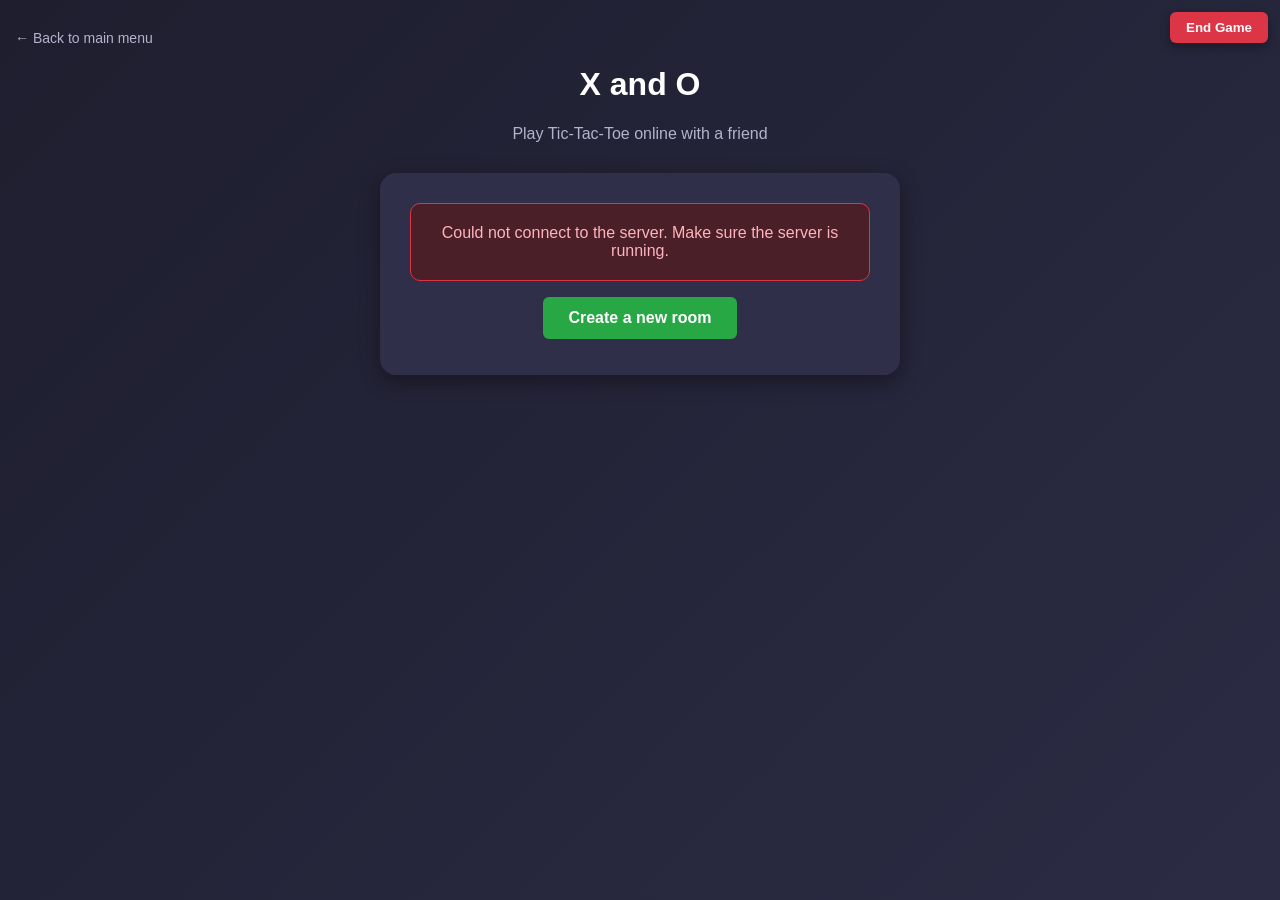
<file: xo.html>
<!DOCTYPE html>
<html lang="en" dir="ltr">
<head>
<meta charset="UTF-8">
<meta name="viewport" content="width=device-width, initial-scale=1.0">
<title>X and O - Gaming Hub</title>
<style>
    * { box-sizing: border-box; }
    body {
        font-family: 'Segoe UI', Tahoma, Arial, sans-serif;
        background: linear-gradient(135deg, #1e1e2f, #2b2b44);
        color: white;
        margin: 0;
        min-height: 100vh;
        display: flex;
        flex-direction: column;
        align-items: center;
        padding: 30px 15px;
    }
    a.back-link {
        align-self: flex-start;
        color: #b3b3cc;
        text-decoration: none;
        margin-bottom: 20px;
        font-size: 14px;
    }
    a.back-link:hover { color: white; }

    h1 { margin: 0 0 6px 0; }
    .subtitle { color: #b3b3cc; margin-bottom: 30px; }

    .panel {
        background: #2f2f4a;
        border-radius: 16px;
        padding: 30px;
        max-width: 520px;
        width: 100%;
        text-align: center;
        box-shadow: 0 6px 20px rgba(0,0,0,0.4);
    }

    .spinner {
        width: 46px; height: 46px;
        border: 5px solid #444466;
        border-top-color: #28a745;
        border-radius: 50%;
        margin: 20px auto;
        animation: spin 1s linear infinite;
    }
    @keyframes spin { to { transform: rotate(360deg); } }

    .link-box {
        display: flex;
        gap: 8px;
        margin-top: 20px;
        flex-wrap: wrap;
        justify-content: center;
    }
    .link-box input {
        flex: 1;
        min-width: 200px;
        padding: 10px 12px;
        border-radius: 6px;
        border: none;
        background: #1e1e2f;
        color: white;
        font-size: 13px;
    }
    .link-box button {
        padding: 10px 18px;
        border: none;
        border-radius: 6px;
        background: #28a745;
        color: white;
        font-weight: bold;
        cursor: pointer;
    }
    .link-box button:hover { opacity: 0.9; }

    .score-row {
        display: flex;
        justify-content: center;
        gap: 10px;
        margin-bottom: 20px;
        flex-wrap: wrap;
    }
    .score-pill, .role-tag {
        display: inline-block;
        background: #444466;
        padding: 6px 14px;
        border-radius: 20px;
        font-size: 13px;
    }
    .role-tag { margin-bottom: 18px; }

    .board {
        display: grid;
        grid-template-columns: repeat(3, 1fr);
        gap: 10px;
        width: min(100%, 330px);
        margin: 18px auto 16px auto;
    }
    .cell-btn {
        aspect-ratio: 1;
        background: #1e1e2f;
        border: 3px solid #444466;
        border-radius: 14px;
        color: white;
        font-size: clamp(42px, 12vw, 68px);
        font-weight: bold;
        line-height: 1;
        cursor: pointer;
        transition: transform 0.15s, border-color 0.15s, background 0.15s;
    }
    .cell-btn:hover:not(:disabled) {
        transform: translateY(-3px);
        border-color: #28a745;
    }
    .cell-btn:disabled {
        cursor: not-allowed;
        opacity: 0.75;
    }
    .cell-btn.x { color: #28a745; }
    .cell-btn.o { color: #ffc107; }

    .turn-note {
        margin-top: 16px;
        color: #b3b3cc;
        font-size: 14px;
        min-height: 20px;
    }

    .result-msg {
        font-size: 24px;
        font-weight: bold;
        margin: 10px 0 10px 0;
    }
    .result-msg.win  { color: #28a745; }
    .result-msg.lose { color: #dc3545; }
    .result-msg.draw { color: #ffc107; }
    .result-board { margin-top: 10px; }

    .btn {
        display: inline-block;
        padding: 12px 25px;
        margin: 6px;
        font-size: 16px;
        color: white;
        text-decoration: none;
        border-radius: 6px;
        font-weight: bold;
        border: none;
        cursor: pointer;
    }
    .btn-primary { background: #28a745; }
    .btn-primary:hover { opacity: 0.9; }

    .error-box {
        background: #4a1f27;
        border: 1px solid #dc3545;
        border-radius: 10px;
        padding: 20px;
        color: #ffb3bd;
    }

    .hidden { display: none !important; }
</style>
</head>
<body data-game="xo">

    <a href="index.html" class="back-link">&#8592; Back to main menu</a>
    <h1>X and O</h1>
    <p class="subtitle">Play Tic-Tac-Toe online with a friend</p>

    <div class="panel">

        <div id="waitingScreen">
            <div class="spinner"></div>
            <div id="waitingText">Setting up the room...</div>
            <div id="shareBox" class="hidden">
                <p>Send this link to your friend so they can play with you:</p>
                <div class="link-box">
                    <input type="text" id="shareLink" readonly>
                    <button id="copyBtn">Copy</button>
                </div>
                <p class="turn-note">Waiting for another player to join...</p>
            </div>
        </div>

        <div id="gameScreen" class="hidden">
            <div class="score-row">
                <span class="score-pill" id="xScore">X wins: 0</span>
                <span class="score-pill" id="oScore">O wins: 0</span>
                <span class="score-pill" id="drawScore">Draws: 0</span>
            </div>
            <div class="role-tag" id="roleTag"></div>
            <div id="turnPrompt">Waiting for the board...</div>
            <div class="board" id="gameBoard">
                <button class="cell-btn" data-index="0"></button>
                <button class="cell-btn" data-index="1"></button>
                <button class="cell-btn" data-index="2"></button>
                <button class="cell-btn" data-index="3"></button>
                <button class="cell-btn" data-index="4"></button>
                <button class="cell-btn" data-index="5"></button>
                <button class="cell-btn" data-index="6"></button>
                <button class="cell-btn" data-index="7"></button>
                <button class="cell-btn" data-index="8"></button>
            </div>
            <div class="turn-note" id="turnNote"></div>
        </div>

        <div id="resultScreen" class="hidden">
            <div class="score-row">
                <span class="score-pill" id="resultXScore">X wins: 0</span>
                <span class="score-pill" id="resultOScore">O wins: 0</span>
                <span class="score-pill" id="resultDrawScore">Draws: 0</span>
            </div>
            <div class="role-tag" id="resultRoleTag"></div>
            <div class="result-msg" id="resultMsg"></div>
            <div class="board result-board" id="resultBoard">
                <button class="cell-btn" data-result-index="0" disabled></button>
                <button class="cell-btn" data-result-index="1" disabled></button>
                <button class="cell-btn" data-result-index="2" disabled></button>
                <button class="cell-btn" data-result-index="3" disabled></button>
                <button class="cell-btn" data-result-index="4" disabled></button>
                <button class="cell-btn" data-result-index="5" disabled></button>
                <button class="cell-btn" data-result-index="6" disabled></button>
                <button class="cell-btn" data-result-index="7" disabled></button>
                <button class="cell-btn" data-result-index="8" disabled></button>
            </div>
            <div>
                <button class="btn btn-primary" id="nextRoundBtn">Play again</button>
                <button class="btn" id="endMatchBtn" style="background:#6c757d; margin-left:8px;">End Match</button>
            </div>
        </div>

        <div id="errorScreen" class="hidden">
            <div class="error-box" id="errorText"></div>
            <a href="xo.html" class="btn btn-primary" style="margin-top:16px;">Create a new room</a>
        </div>

    </div>

    <!-- Parent Mode: when the limit is reached the game scripts below are not
         loaded at all, so no board is rendered and no room is created. -->
    <script src="parent_mode.js"></script>
    <script>
        if (!window.PARENT_MODE_LOCKED) {
            document.write('<script src="end_game_helper.js"><\/script>');
            document.write('<script src="xo.js"><\/script>');
        }
    </script>
</body>
</html>
</file>
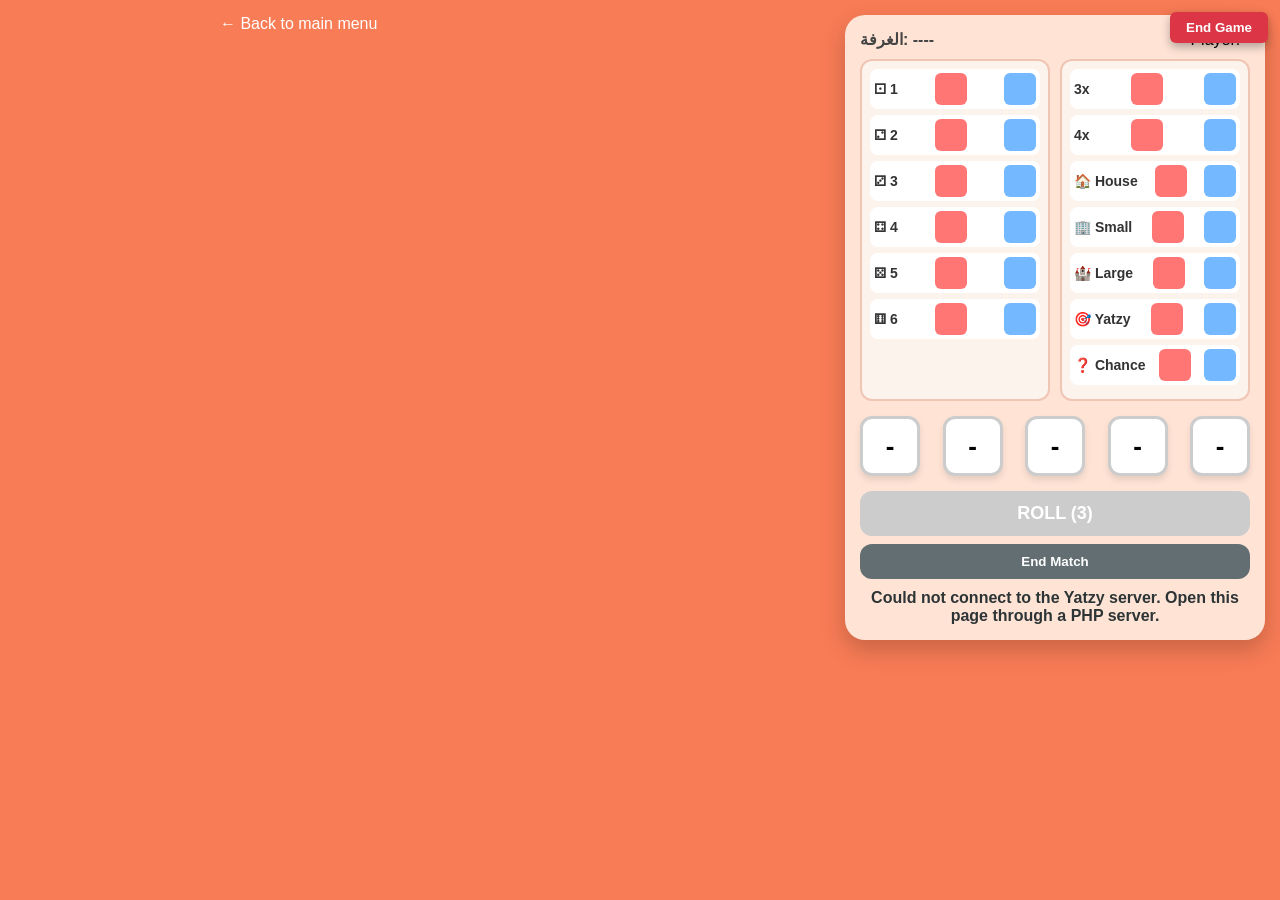
<file: yatzy.html>
<!DOCTYPE html>
<html lang="en" dir="ltr">
<head>
    <meta charset="UTF-8">
    <meta name="viewport" content="width=device-width, initial-scale=1.0">
    <title>Yatzy Multiplayer - Gaming Hub</title>
    <style>
        * { box-sizing: border-box; font-family: 'Segoe UI', Tahoma, Geneva, Verdana, sans-serif; }
        body { background-color: #f87c56; margin: 0; padding: 15px; display: flex; justify-content: center; }
        .game-card { background: #ffe4d6; width: 100%; max-width: 420px; border-radius: 20px; padding: 15px; box-shadow: 0 10px 25px rgba(0,0,0,0.2); }
        .top-bar { display: flex; justify-content: space-between; align-items: center; margin-bottom: 10px; }
        .room-info { font-weight: bold; color: #444; }
        
        .grid-container { display: grid; grid-template-columns: 1fr 1fr; gap: 10px; margin-bottom: 15px; }
        .section-box { background: #fdf3ed; border-radius: 12px; padding: 8px; border: 2px solid #f1c5b4; }
        
        .score-row { display: flex; align-items: center; justify-content: space-between; margin-bottom: 6px; padding: 4px; background: #fff; border-radius: 8px; font-weight: bold; }
        .score-row .label { font-size: 14px; color: #333; }
        .cell { width: 32px; height: 32px; border-radius: 6px; display: flex; align-items: center; justify-content: center; font-size: 14px; cursor: pointer; }
        .cell.p1 { background: #ff7675; color: white; }
        .cell.p2 { background: #74b9ff; color: white; }
        .cell.selectable { border: 2px dashed #2ed573; background: #eccc68 !important; color: #000; }

        .dice-bar { display: flex; justify-content: space-between; margin-bottom: 15px; }
        .die { width: 60px; height: 60px; background: white; border: 3px solid #ccc; border-radius: 12px; display: flex; align-items: center; justify-content: center; font-size: 26px; font-weight: bold; cursor: pointer; box-shadow: 0 4px 6px rgba(0,0,0,0.1); }
        .die.held { border-color: #2ed573; background: #a8e6cf; transform: translateY(-4px); }

        .controls { display: flex; gap: 10px; }
        .btn { flex: 1; padding: 12px; border: none; border-radius: 12px; font-size: 18px; font-weight: bold; cursor: pointer; color: white; }
        .btn-roll { background: #eb4d4b; }
        .btn-roll:disabled { background: #ccc; }
        .turn-status { text-align: center; font-weight: bold; margin-top: 10px; color: #2d3436; }
    </style>
</head>
<body data-game="yatzy">

<a href="index.html" style="display:block; max-width:420px; width:100%; margin:0 auto 10px; color:#fff; text-decoration:none;">&#8592; Back to main menu</a>

<div class="game-card">
    <div class="top-bar">
        <div class="room-info" id="roomDisplay">الغرفة: ----</div>
        <div id="roleDisplay">Player: -</div>
    </div>

    <!-- Shareable room link (shown after a room is created) -->
    <div id="shareBox" style="display:none; text-align:center; margin-bottom:12px;">
        <p style="font-size:13px; color:#444; margin:0 0 6px;">Send this link to your friend so they can play with you:</p>
        <div style="display:flex; gap:6px; justify-content:center;">
            <input type="text" id="shareLink" readonly style="flex:1; min-width:0; padding:8px 10px; border-radius:8px; border:1px solid #f1c5b4; background:#fff; color:#333; font-size:13px;">
            <button id="copyBtn" style="padding:8px 14px; border:none; border-radius:8px; background:#2ed573; color:#fff; font-weight:bold; cursor:pointer;">Copy</button>
        </div>
        <p style="font-size:12px; color:#777; margin:6px 0 0;">Waiting for another player to join...</p>
    </div>

    <!-- Scorecard Grid -->
    <div class="grid-container">
        <!-- Upper Section -->
        <div class="section-box">
            <div class="score-row"><span class="label">⚀ 1</span><div class="cell p1" onclick="selectCat('ones')"></div><div class="cell p2"></div></div>
            <div class="score-row"><span class="label">⚁ 2</span><div class="cell p1" onclick="selectCat('twos')"></div><div class="cell p2"></div></div>
            <div class="score-row"><span class="label">⚂ 3</span><div class="cell p1" onclick="selectCat('threes')"></div><div class="cell p2"></div></div>
            <div class="score-row"><span class="label">⚃ 4</span><div class="cell p1" onclick="selectCat('fours')"></div><div class="cell p2"></div></div>
            <div class="score-row"><span class="label">⚄ 5</span><div class="cell p1" onclick="selectCat('fives')"></div><div class="cell p2"></div></div>
            <div class="score-row"><span class="label">⚅ 6</span><div class="cell p1" onclick="selectCat('sixes')"></div><div class="cell p2"></div></div>
        </div>

        <!-- Lower Section -->
        <div class="section-box">
            <div class="score-row"><span class="label">3x</span><div class="cell p1" onclick="selectCat('3x')"></div><div class="cell p2"></div></div>
            <div class="score-row"><span class="label">4x</span><div class="cell p1" onclick="selectCat('4x')"></div><div class="cell p2"></div></div>
            <div class="score-row"><span class="label">🏠 House</span><div class="cell p1" onclick="selectCat('house')"></div><div class="cell p2"></div></div>
            <div class="score-row"><span class="label">🏢 Small</span><div class="cell p1" onclick="selectCat('small')"></div><div class="cell p2"></div></div>
            <div class="score-row"><span class="label">🏰 Large</span><div class="cell p1" onclick="selectCat('large')"></div><div class="cell p2"></div></div>
            <div class="score-row"><span class="label">🎯 Yatzy</span><div class="cell p1" onclick="selectCat('yatzy')"></div><div class="cell p2"></div></div>
            <div class="score-row"><span class="label">❓ Chance</span><div class="cell p1" onclick="selectCat('chance')"></div><div class="cell p2"></div></div>
        </div>
    </div>

    <!-- Dice Area -->
    <div class="dice-bar">
        <div class="die" onclick="toggleHold(0)">-</div>
        <div class="die" onclick="toggleHold(1)">-</div>
        <div class="die" onclick="toggleHold(2)">-</div>
        <div class="die" onclick="toggleHold(3)">-</div>
        <div class="die" onclick="toggleHold(4)">-</div>
    </div>

    <!-- Controls -->
    <div class="controls">
        <button class="btn btn-roll" id="rollBtn" onclick="rollDice()">ROLL (3)</button>
    </div>

    <div style="margin-top:8px;">
        <button id="endMatchBtn" style="width:100%; padding:10px; border:none; border-radius:12px; background:#636e72; color:#fff; font-weight:bold; cursor:pointer;">End Match</button>
    </div>
    
    <div class="turn-status" id="turnStatus">Waiting for the opponent...</div>
</div>

    <!-- Parent Mode: when the limit is reached the game scripts below are not
         loaded at all, so no board is rendered and no room is created. -->
    <script src="parent_mode.js"></script>
    <script>
        if (!window.PARENT_MODE_LOCKED) {
            document.write('<script src="end_game_helper.js"><\/script>');
            document.write('<script src="yatzy.js"><\/script>');
        }
    </script>
</body>
</html>
</file>
